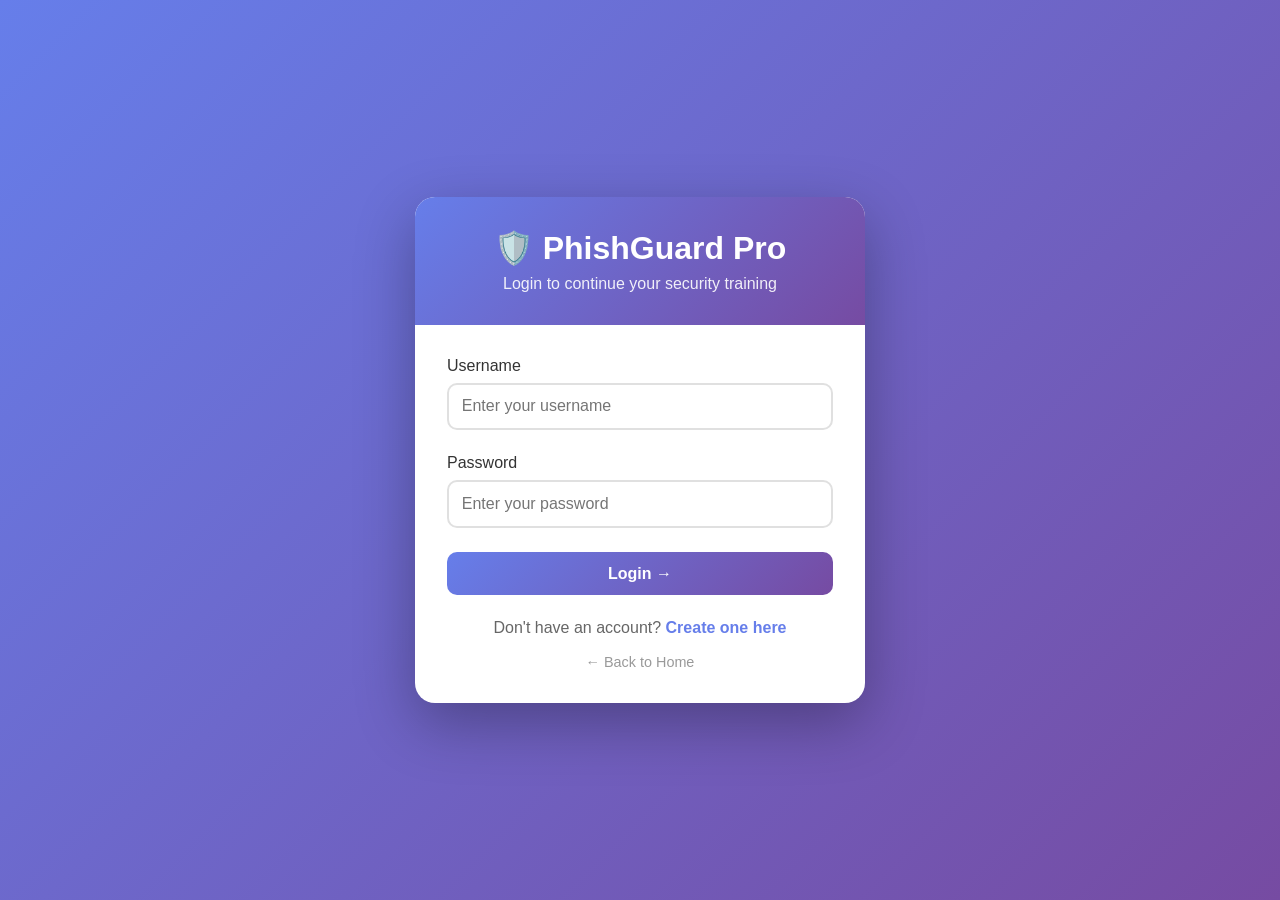
<file: CODE/login.html>
<!DOCTYPE html>
<html lang="en">
<head>
    <meta charset="UTF-8">
    <meta name="viewport" content="width=device-width, initial-scale=1.0">
    <title>Login - PhishGuard Pro</title>
    <style>
        * {
            margin: 0;
            padding: 0;
            box-sizing: border-box;
        }

        body {
            font-family: 'Segoe UI', Tahoma, Geneva, Verdana, sans-serif;
            background: linear-gradient(135deg, #667eea 0%, #764ba2 100%);
            min-height: 100vh;
            display: flex;
            align-items: center;
            justify-content: center;
            padding: 2rem;
        }

        .login-container {
            max-width: 450px;
            width: 100%;
            background: white;
            border-radius: 20px;
            box-shadow: 0 20px 60px rgba(0, 0, 0, 0.3);
            overflow: hidden;
            animation: slideUp 0.5s ease;
        }

        @keyframes slideUp {
            from {
                transform: translateY(50px);
                opacity: 0;
            }
            to {
                transform: translateY(0);
                opacity: 1;
            }
        }

        .login-header {
            background: linear-gradient(135deg, #667eea 0%, #764ba2 100%);
            color: white;
            padding: 2rem;
            text-align: center;
        }

        .login-header h1 {
            font-size: 2rem;
            margin-bottom: 0.5rem;
        }

        .login-header p {
            opacity: 0.9;
        }

        .login-body {
            padding: 2rem;
        }

        .form-group {
            margin-bottom: 1.5rem;
        }

        .form-group label {
            display: block;
            margin-bottom: 0.5rem;
            color: #333;
            font-weight: 500;
        }

        .form-group input {
            width: 100%;
            padding: 0.8rem;
            border: 2px solid #e0e0e0;
            border-radius: 10px;
            font-size: 1rem;
            transition: all 0.3s;
        }

        .form-group input:focus {
            outline: none;
            border-color: #667eea;
        }

        .btn-login {
            width: 100%;
            background: linear-gradient(135deg, #667eea 0%, #764ba2 100%);
            color: white;
            border: none;
            padding: 0.8rem;
            border-radius: 10px;
            font-size: 1rem;
            font-weight: bold;
            cursor: pointer;
            transition: transform 0.3s;
        }

        .btn-login:hover {
            transform: translateY(-2px);
        }

        .register-link {
            text-align: center;
            margin-top: 1.5rem;
            color: #666;
        }

        .register-link a {
            color: #667eea;
            text-decoration: none;
            font-weight: bold;
        }

        .register-link a:hover {
            text-decoration: underline;
        }

        .back-home {
            text-align: center;
            margin-top: 1rem;
        }

        .back-home a {
            color: #999;
            text-decoration: none;
            font-size: 0.9rem;
        }

        .back-home a:hover {
            color: #667eea;
        }

        .error-message {
            background: #f8d7da;
            color: #721c24;
            padding: 0.75rem;
            border-radius: 8px;
            margin-bottom: 1rem;
            display: none;
        }

        .success-message {
            background: #d4edda;
            color: #155724;
            padding: 0.75rem;
            border-radius: 8px;
            margin-bottom: 1rem;
            display: none;
        }
    </style>
</head>
<body>
    <div class="login-container">
        <div class="login-header">
            <h1>🛡️ PhishGuard Pro</h1>
            <p>Login to continue your security training</p>
        </div>
        <div class="login-body">
            <div id="errorMessage" class="error-message"></div>
            <div id="successMessage" class="success-message"></div>
            
            <div class="form-group">
                <label>Username</label>
                <input type="text" id="username" placeholder="Enter your username">
            </div>
            <div class="form-group">
                <label>Password</label>
                <input type="password" id="password" placeholder="Enter your password">
            </div>
            <button class="btn-login" onclick="login()">Login →</button>
            
            <div class="register-link">
                Don't have an account? <a href="#" onclick="showRegister()">Create one here</a>
            </div>
            <div class="back-home">
                <a href="/">← Back to Home</a>
            </div>
        </div>
    </div>

    <!-- Register Modal (inline for simplicity) -->
    <div id="registerModal" style="display: none; position: fixed; top: 0; left: 0; width: 100%; height: 100%; background: rgba(0,0,0,0.5); align-items: center; justify-content: center; z-index: 1000;">
        <div style="background: white; border-radius: 20px; max-width: 450px; width: 90%; padding: 2rem; animation: slideUp 0.3s ease;">
            <h2 style="margin-bottom: 1rem; color: #667eea;">Create Account</h2>
            <div id="registerError" class="error-message"></div>
            <div class="form-group">
                <label>Username</label>
                <input type="text" id="regUsername" placeholder="Choose a username (3-20 chars)">
            </div>
            <div class="form-group">
                <label>Email</label>
                <input type="email" id="regEmail" placeholder="Enter your email">
            </div>
            <div class="form-group">
                <label>Password</label>
                <input type="password" id="regPassword" placeholder="Choose a password (min 6 chars)">
            </div>
            <button class="btn-login" onclick="register()">Register →</button>
            <div class="register-link" style="margin-top: 1rem;">
                Already have an account? <a href="#" onclick="closeRegister()">Login here</a>
            </div>
            <div class="back-home">
                <a href="#" onclick="closeRegister()">Cancel</a>
            </div>
        </div>
    </div>

    <script>
        function showError(elementId, message) {
            const errorDiv = document.getElementById(elementId);
            errorDiv.innerHTML = message;
            errorDiv.style.display = 'block';
            setTimeout(() => {
                errorDiv.style.display = 'none';
            }, 5000);
        }

        function showSuccess(message) {
            const successDiv = document.getElementById('successMessage');
            successDiv.innerHTML = message;
            successDiv.style.display = 'block';
            setTimeout(() => {
                successDiv.style.display = 'none';
            }, 3000);
        }

        async function login() {
            const username = document.getElementById('username').value.trim();
            const password = document.getElementById('password').value;

            if (!username || !password) {
                showError('errorMessage', 'Please enter username and password');
                return;
            }

            try {
                const response = await fetch('/api/login', {
                    method: 'POST',
                    headers: { 'Content-Type': 'application/json' },
                    body: JSON.stringify({ username, password })
                });

                const data = await response.json();

                if (response.ok) {
                    showSuccess('Login successful! Redirecting...');
                    setTimeout(() => {
                        window.location.href = '/dashboard';
                    }, 1000);
                } else {
                    showError('errorMessage', data.error || 'Login failed');
                }
            } catch (error) {
                showError('errorMessage', 'Error connecting to server');
            }
        }

        function showRegister() {
            document.getElementById('registerModal').style.display = 'flex';
        }

        function closeRegister() {
            document.getElementById('registerModal').style.display = 'none';
            document.getElementById('regUsername').value = '';
            document.getElementById('regEmail').value = '';
            document.getElementById('regPassword').value = '';
        }

        async function register() {
            const username = document.getElementById('regUsername').value.trim();
            const email = document.getElementById('regEmail').value.trim();
            const password = document.getElementById('regPassword').value;

            if (!username || !email || !password) {
                showError('registerError', 'Please fill in all fields');
                return;
            }

            if (username.length < 3 || username.length > 20) {
                showError('registerError', 'Username must be 3-20 characters');
                return;
            }

            if (!/^[a-zA-Z0-9_]+$/.test(username)) {
                showError('registerError', 'Username can only contain letters, numbers, and underscore');
                return;
            }

            if (!/^[^\s@]+@[^\s@]+\.[^\s@]+$/.test(email)) {
                showError('registerError', 'Please enter a valid email address');
                return;
            }

            if (password.length < 6) {
                showError('registerError', 'Password must be at least 6 characters');
                return;
            }

            try {
                const response = await fetch('/api/register', {
                    method: 'POST',
                    headers: { 'Content-Type': 'application/json' },
                    body: JSON.stringify({ username, email, password })
                });

                const data = await response.json();

                if (response.ok) {
                    showSuccess('Registration successful! Redirecting to login...');
                    setTimeout(() => {
                        closeRegister();
                        document.getElementById('username').value = username;
                        showSuccess('Account created! You can now login.');
                    }, 1500);
                } else {
                    showError('registerError', data.error || 'Registration failed');
                }
            } catch (error) {
                showError('registerError', 'Error connecting to server');
            }
        }

        // Enter key support
        document.getElementById('password').addEventListener('keypress', function(e) {
            if (e.key === 'Enter') {
                login();
            }
        });
    </script>
</body>
</html>
</file>
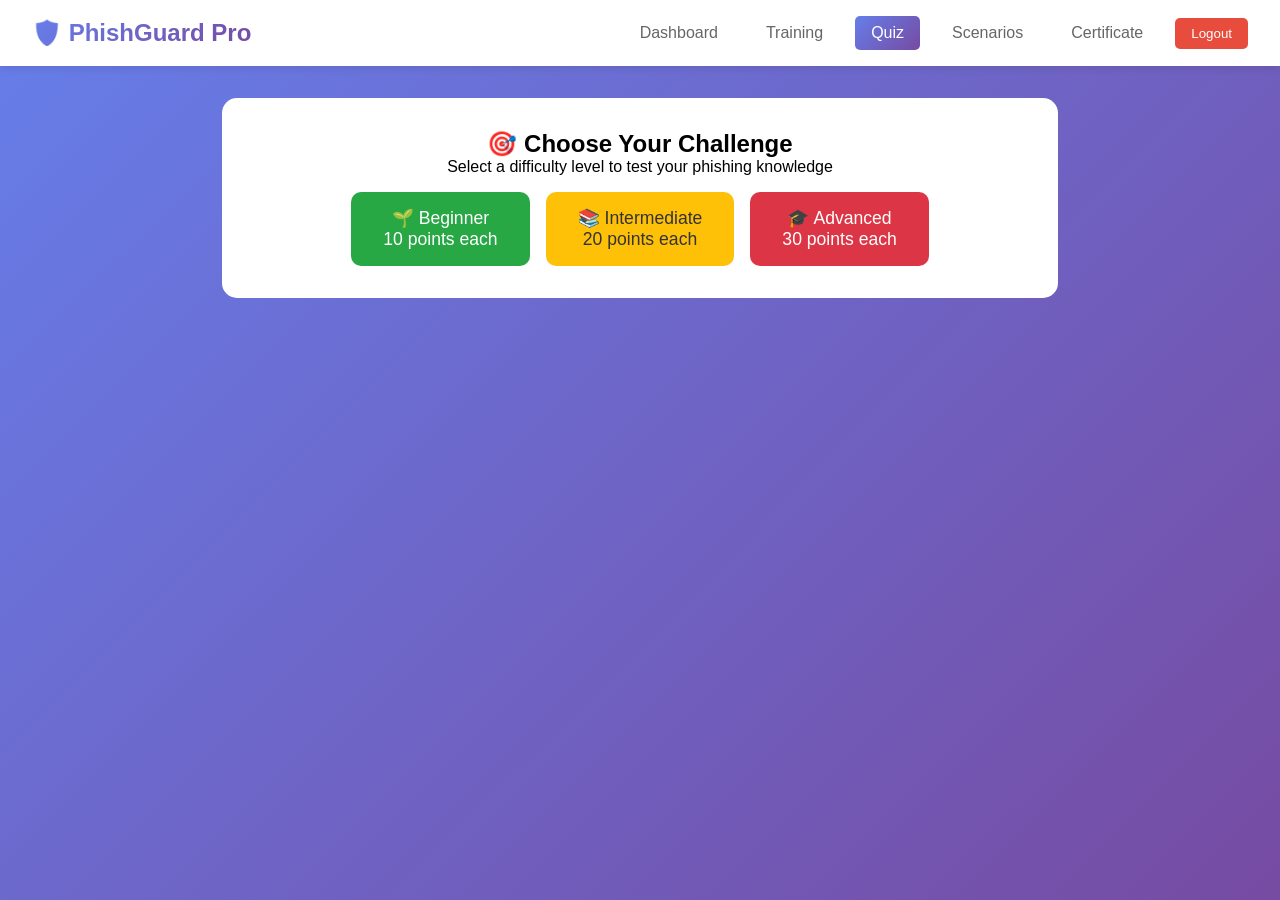
<file: CODE/quiz.html>
<!DOCTYPE html>
<html lang="en">
<head>
    <meta charset="UTF-8">
    <meta name="viewport" content="width=device-width, initial-scale=1.0">
    <title>Interactive Quiz - PhishGuard Pro</title>
    <style>
        * {
            margin: 0;
            padding: 0;
            box-sizing: border-box;
        }

        body {
            font-family: 'Segoe UI', Tahoma, Geneva, Verdana, sans-serif;
            background: linear-gradient(135deg, #667eea 0%, #764ba2 100%);
            min-height: 100vh;
        }

        .nav-bar {
            background: white;
            padding: 1rem 2rem;
            box-shadow: 0 2px 10px rgba(0,0,0,0.1);
            display: flex;
            justify-content: space-between;
            align-items: center;
        }

        .logo {
            font-size: 1.5rem;
            font-weight: bold;
            background: linear-gradient(135deg, #667eea 0%, #764ba2 100%);
            -webkit-background-clip: text;
            background-clip: text;
            color: transparent;
        }

        .nav-links {
            display: flex;
            gap: 1rem;
            align-items: center;
        }

        .nav-link {
            text-decoration: none;
            color: #666;
            padding: 0.5rem 1rem;
            border-radius: 5px;
            transition: background 0.3s;
        }

        .nav-link:hover {
            background: #f0f0f0;
        }

        .logout-btn {
            background: #e74c3c;
            color: white;
            border: none;
            padding: 0.5rem 1rem;
            border-radius: 5px;
            cursor: pointer;
        }

        .quiz-container {
            max-width: 900px;
            margin: 2rem auto;
            padding: 0 2rem;
        }

        .level-selector {
            background: white;
            border-radius: 15px;
            padding: 2rem;
            margin-bottom: 2rem;
            text-align: center;
        }

        .level-buttons {
            display: flex;
            gap: 1rem;
            justify-content: center;
            margin-top: 1rem;
        }

        .level-btn {
            padding: 1rem 2rem;
            font-size: 1.1rem;
            border: none;
            border-radius: 10px;
            cursor: pointer;
            transition: transform 0.3s;
        }

        .level-btn.beginner {
            background: #28a745;
            color: white;
        }

        .level-btn.intermediate {
            background: #ffc107;
            color: #333;
        }

        .level-btn.advanced {
            background: #dc3545;
            color: white;
        }

        .level-btn:hover {
            transform: translateY(-2px);
        }

        .quiz-card {
            background: white;
            border-radius: 15px;
            padding: 2rem;
            box-shadow: 0 10px 30px rgba(0,0,0,0.2);
            display: none;
        }

        .quiz-card.active {
            display: block;
            animation: slideIn 0.5s ease;
        }

        @keyframes slideIn {
            from {
                opacity: 0;
                transform: translateY(20px);
            }
            to {
                opacity: 1;
                transform: translateY(0);
            }
        }

        .question-header {
            display: flex;
            justify-content: space-between;
            margin-bottom: 2rem;
            padding-bottom: 1rem;
            border-bottom: 2px solid #e0e0e0;
        }

        .question-count {
            color: #667eea;
            font-weight: bold;
        }

        .question-text {
            font-size: 1.3rem;
            color: #333;
            margin-bottom: 2rem;
            line-height: 1.6;
        }

        .options {
            display: flex;
            flex-direction: column;
            gap: 1rem;
            margin-bottom: 2rem;
        }

        .option {
            display: flex;
            align-items: center;
            padding: 1rem;
            border: 2px solid #e0e0e0;
            border-radius: 10px;
            cursor: pointer;
            transition: all 0.3s;
        }

        .option:hover {
            border-color: #667eea;
            background: #f8f9fa;
        }

        .option.selected {
            border-color: #28a745;
            background: #d4edda;
        }

        .option-radio {
            margin-right: 1rem;
        }

        .option-text {
            flex: 1;
        }

        .quiz-controls {
            display: flex;
            justify-content: space-between;
            margin-top: 2rem;
        }

        .nav-btn {
            padding: 0.75rem 1.5rem;
            border: none;
            border-radius: 8px;
            cursor: pointer;
            font-size: 1rem;
            transition: transform 0.3s;
        }

        .nav-btn.prev {
            background: #6c757d;
            color: white;
        }

        .nav-btn.next {
            background: #667eea;
            color: white;
        }

        .nav-btn.submit {
            background: #28a745;
            color: white;
        }

        .nav-btn:hover {
            transform: translateY(-2px);
        }

        .results-card {
            background: white;
            border-radius: 15px;
            padding: 2rem;
            text-align: center;
            display: none;
        }

        .results-card.active {
            display: block;
            animation: slideIn 0.5s ease;
        }

        .score-circle {
            width: 150px;
            height: 150px;
            border-radius: 50%;
            background: linear-gradient(135deg, #667eea 0%, #764ba2 100%);
            margin: 2rem auto;
            display: flex;
            align-items: center;
            justify-content: center;
            color: white;
            font-size: 2rem;
            font-weight: bold;
        }

        .feedback-item {
            background: #f8f9fa;
            padding: 1rem;
            margin: 1rem 0;
            border-radius: 10px;
            text-align: left;
        }

        .feedback-correct {
            border-left: 4px solid #28a745;
        }

        .feedback-incorrect {
            border-left: 4px solid #dc3545;
        }

        .points-earned {
            font-size: 1.2rem;
            color: #28a745;
            font-weight: bold;
            margin: 1rem 0;
        }

        .loading {
            text-align: center;
            padding: 2rem;
            color: white;
        }

        @media (max-width: 768px) {
            .quiz-container {
                padding: 0 1rem;
            }
            
            .level-buttons {
                flex-direction: column;
            }
            
            .question-text {
                font-size: 1.1rem;
            }
        }
    </style>
</head>
<body>
    <div class="nav-bar">
        <div class="logo">🛡️ PhishGuard Pro</div>
        <div class="nav-links">
            <a href="/dashboard" class="nav-link">Dashboard</a>
            <a href="/training" class="nav-link">Training</a>
            <a href="/quiz" class="nav-link" style="background: linear-gradient(135deg, #667eea 0%, #764ba2 100%); color: white;">Quiz</a>
            <a href="/scenarios" class="nav-link">Scenarios</a>
            <a href="/certificate" class="nav-link">Certificate</a>
            <button class="logout-btn" onclick="logout()">Logout</button>
        </div>
    </div>

    <div class="quiz-container">
        <div class="level-selector" id="levelSelector">
            <h2>🎯 Choose Your Challenge</h2>
            <p>Select a difficulty level to test your phishing knowledge</p>
            <div class="level-buttons">
                <button class="level-btn beginner" onclick="startQuiz('beginner')">🌱 Beginner<br>10 points each</button>
                <button class="level-btn intermediate" onclick="startQuiz('intermediate')">📚 Intermediate<br>20 points each</button>
                <button class="level-btn advanced" onclick="startQuiz('advanced')">🎓 Advanced<br>30 points each</button>
            </div>
        </div>

        <div class="quiz-card" id="quizCard">
            <div class="question-header">
                <span class="question-count" id="questionCount">Question 1 of 0</span>
                <span id="pointsDisplay">Points: 0</span>
            </div>
            <div class="question-text" id="questionText"></div>
            <div class="options" id="optionsContainer"></div>
            <div class="quiz-controls">
                <button class="nav-btn prev" onclick="previousQuestion()" id="prevBtn" style="display: none;">← Previous</button>
                <button class="nav-btn next" onclick="nextQuestion()" id="nextBtn">Next →</button>
                <button class="nav-btn submit" onclick="submitQuiz()" id="submitBtn" style="display: none;">Submit Quiz</button>
            </div>
        </div>

        <div class="results-card" id="resultsCard">
            <h2>🎉 Quiz Results 🎉</h2>
            <div class="score-circle" id="scoreCircle">0%</div>
            <div id="resultsContent"></div>
            <button class="nav-btn" onclick="resetQuiz()" style="margin-top: 1rem;">Take Another Quiz</button>
        </div>
    </div>

    <script>
        let currentLevel = null;
        let currentQuestions = [];
        let currentIndex = 0;
        let userAnswers = {};
        let quizData = null;

        async function startQuiz(level) {
            currentLevel = level;
            currentIndex = 0;
            userAnswers = {};
            
            try {
                const response = await fetch('/api/quiz/take', {
                    method: 'POST',
                    headers: { 'Content-Type': 'application/json' },
                    body: JSON.stringify({ level: level })
                });
                
                if (response.ok) {
                    quizData = await response.json();
                    currentQuestions = quizData.questions;
                    
                    document.getElementById('levelSelector').style.display = 'none';
                    document.getElementById('quizCard').classList.add('active');
                    document.getElementById('resultsCard').classList.remove('active');
                    
                    displayQuestion();
                } else if (response.status === 401) {
                    window.location.href = '/';
                } else {
                    alert('Failed to load quiz');
                }
            } catch (error) {
                alert('Error loading quiz');
            }
        }
        
        function displayQuestion() {
            const question = currentQuestions[currentIndex];
            document.getElementById('questionCount').innerHTML = `Question ${currentIndex + 1} of ${currentQuestions.length}`;
            document.getElementById('questionText').innerHTML = question.question;
            
            const optionsContainer = document.getElementById('optionsContainer');
            optionsContainer.innerHTML = '';
            
            question.options.forEach((option, idx) => {
                const optionDiv = document.createElement('div');
                optionDiv.className = 'option';
                if (userAnswers[question.id] === idx) {
                    optionDiv.classList.add('selected');
                }
                
                optionDiv.innerHTML = `
                    <input type="radio" name="option" value="${idx}" class="option-radio" ${userAnswers[question.id] === idx ? 'checked' : ''}>
                    <span class="option-text">${option}</span>
                `;
                
                optionDiv.onclick = () => selectOption(question.id, idx);
                optionsContainer.appendChild(optionDiv);
            });
            
            // Update navigation buttons
            document.getElementById('prevBtn').style.display = currentIndex > 0 ? 'block' : 'none';
            document.getElementById('nextBtn').style.display = currentIndex < currentQuestions.length - 1 ? 'block' : 'none';
            document.getElementById('submitBtn').style.display = currentIndex === currentQuestions.length - 1 ? 'block' : 'none';
        }
        
        function selectOption(questionId, optionIndex) {
            userAnswers[questionId] = optionIndex;
            displayQuestion(); // Refresh to show selected state
        }
        
        function nextQuestion() {
            if (currentIndex < currentQuestions.length - 1) {
                currentIndex++;
                displayQuestion();
            }
        }
        
        function previousQuestion() {
            if (currentIndex > 0) {
                currentIndex--;
                displayQuestion();
            }
        }
        
        async function submitQuiz() {
            // Check if all questions are answered
            if (Object.keys(userAnswers).length !== currentQuestions.length) {
                alert(`Please answer all ${currentQuestions.length} questions before submitting.`);
                return;
            }
            
            try {
                const response = await fetch('/api/quiz/submit', {
                    method: 'POST',
                    headers: { 'Content-Type': 'application/json' },
                    body: JSON.stringify({
                        level: currentLevel,
                        answers: userAnswers
                    })
                });
                
                if (response.ok) {
                    const results = await response.json();
                    displayResults(results);
                } else {
                    alert('Failed to submit quiz');
                }
            } catch (error) {
                alert('Error submitting quiz');
            }
        }
        
        function displayResults(results) {
            document.getElementById('quizCard').classList.remove('active');
            document.getElementById('resultsCard').classList.add('active');
            
            const percentage = Math.round(results.percentage);
            const scoreCircle = document.getElementById('scoreCircle');
            scoreCircle.innerHTML = `${percentage}%`;
            
            if (percentage >= 80) {
                scoreCircle.style.background = 'linear-gradient(135deg, #28a745 0%, #20c997 100%)';
            } else if (percentage >= 60) {
                scoreCircle.style.background = 'linear-gradient(135deg, #ffc107 0%, #ff9800 100%)';
            } else {
                scoreCircle.style.background = 'linear-gradient(135deg, #dc3545 0%, #c82333 100%)';
            }
            
            let resultsHtml = `
                <div class="points-earned">🎯 Score: ${results.score}/${results.total}</div>
                <div class="points-earned">⭐ Points Earned: ${results.points_earned}</div>
                <div class="points-earned">🏆 Total Points: ${results.total_points}</div>
                <h3 style="margin: 2rem 0 1rem 0;">Detailed Feedback:</h3>
            `;
            
            results.results.forEach((result, idx) => {
                resultsHtml += `
                    <div class="feedback-item ${result.is_correct ? 'feedback-correct' : 'feedback-incorrect'}">
                        <strong>Question ${idx + 1}: ${result.question}</strong><br>
                        Your answer: ${result.selected}<br>
                        ${!result.is_correct ? `Correct answer: ${result.correct}<br>` : ''}
                        <em>${result.explanation}</em>
                    </div>
                `;
            });
            
            if (results.quiz_completed) {
                resultsHtml += `
                    <div class="success-box" style="background: #d4edda; padding: 1rem; border-radius: 10px; margin-top: 1rem;">
                        🎉 Congratulations! You've completed all quizzes! 🎉<br>
                        Visit the Certificate page to claim your achievement!
                    </div>
                `;
            }
            
            document.getElementById('resultsContent').innerHTML = resultsHtml;
        }
        
        function resetQuiz() {
            document.getElementById('levelSelector').style.display = 'block';
            document.getElementById('quizCard').classList.remove('active');
            document.getElementById('resultsCard').classList.remove('active');
            currentLevel = null;
            currentQuestions = [];
            userAnswers = {};
        }
        
        async function logout() {
            await fetch('/api/logout', { method: 'POST' });
            window.location.href = '/';
        }
    </script>
</body>
</html>
</file>
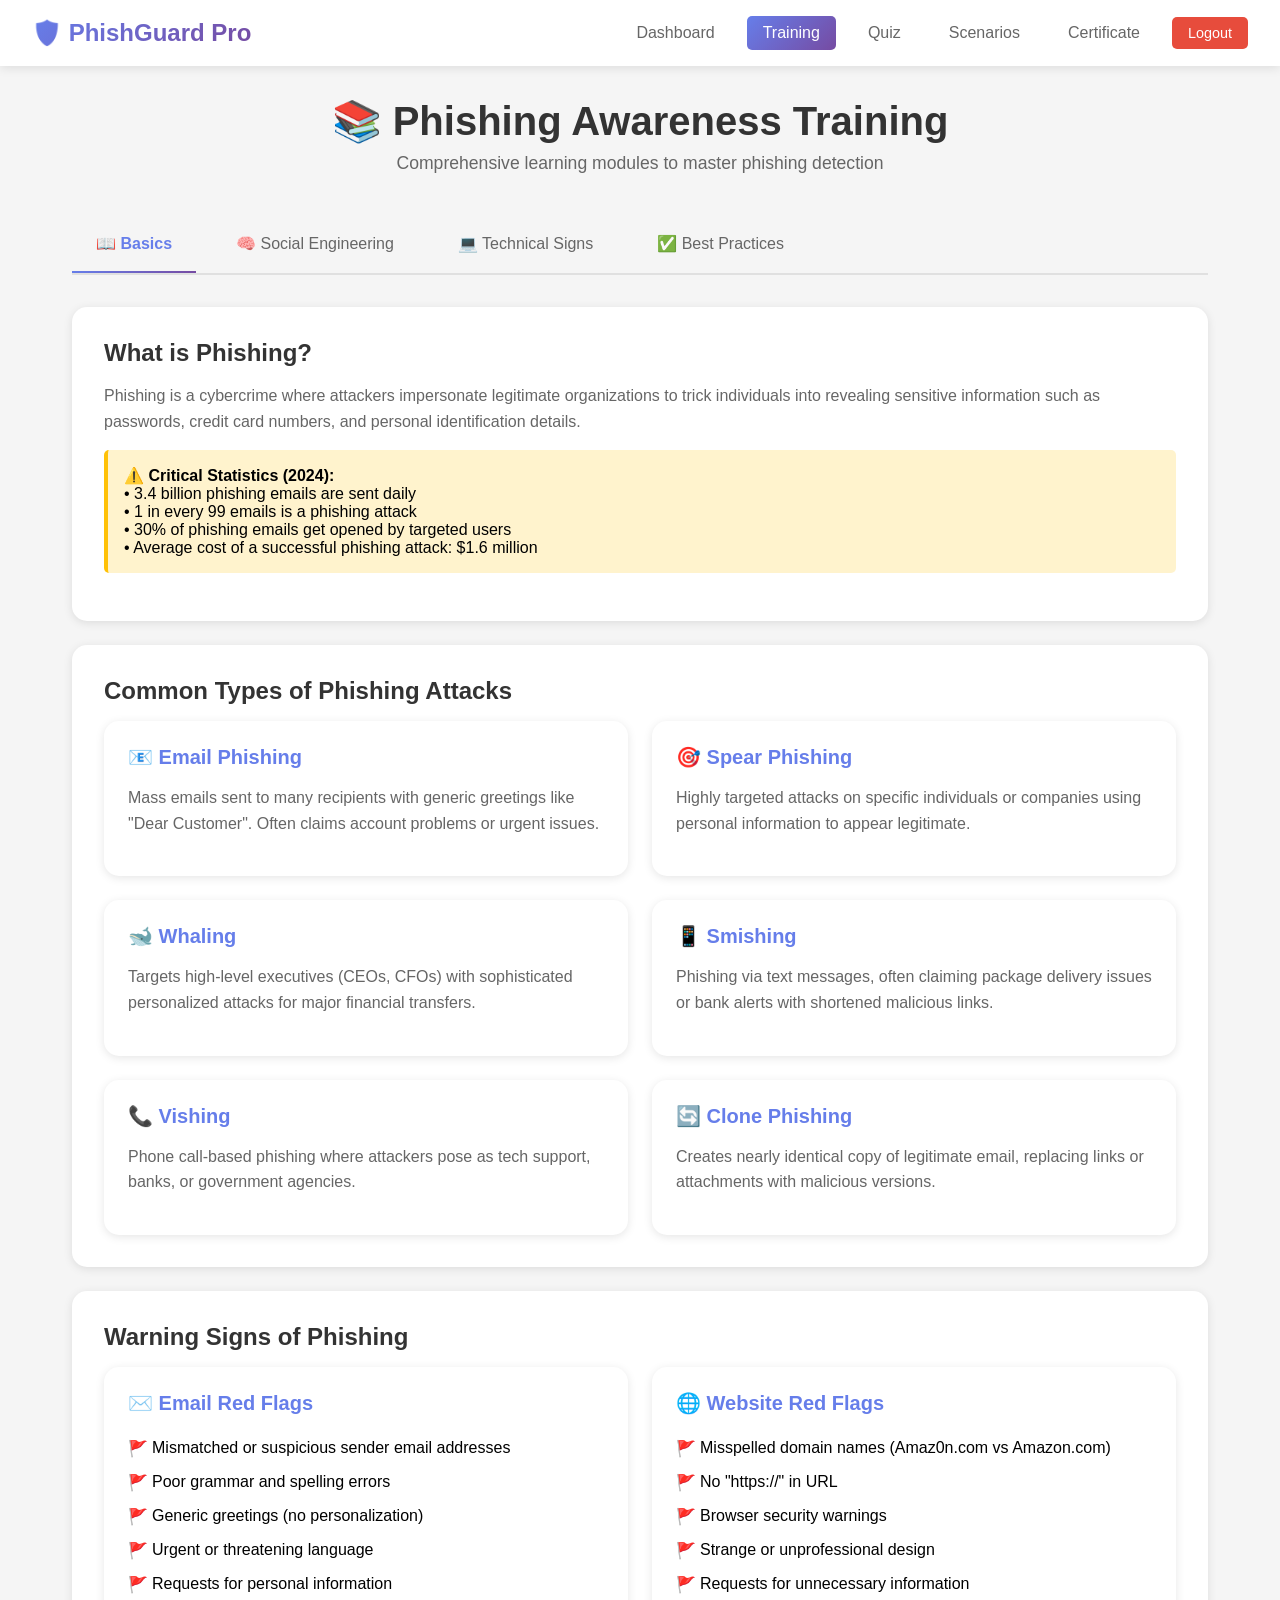
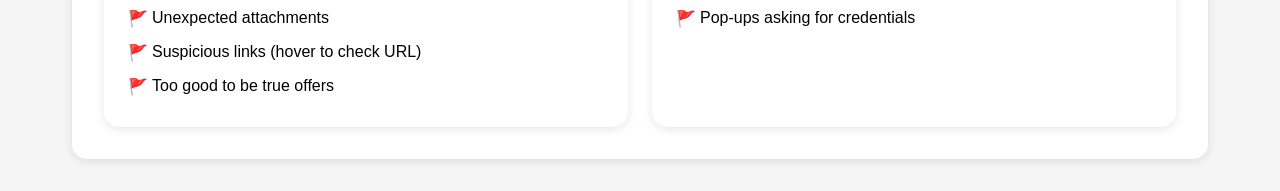
<file: CODE/training.html>
<!DOCTYPE html>
<html lang="en">
<head>
    <meta charset="UTF-8">
    <meta name="viewport" content="width=device-width, initial-scale=1.0">
    <title>Training Center - PhishGuard Pro</title>
    <style>
        * {
            margin: 0;
            padding: 0;
            box-sizing: border-box;
        }

        body {
            font-family: 'Segoe UI', Tahoma, Geneva, Verdana, sans-serif;
            background: #f5f5f5;
        }

        /* Navigation */
        .nav-bar {
            background: white;
            padding: 1rem 2rem;
            box-shadow: 0 2px 10px rgba(0,0,0,0.1);
            display: flex;
            justify-content: space-between;
            align-items: center;
            position: sticky;
            top: 0;
            z-index: 100;
        }

        .logo {
            font-size: 1.5rem;
            font-weight: bold;
            background: linear-gradient(135deg, #667eea 0%, #764ba2 100%);
            -webkit-background-clip: text;
            background-clip: text;
            color: transparent;
        }

        .nav-links {
            display: flex;
            gap: 1rem;
            align-items: center;
        }

        .nav-link {
            text-decoration: none;
            color: #666;
            padding: 0.5rem 1rem;
            border-radius: 5px;
            transition: background 0.3s;
        }

        .nav-link:hover {
            background: #f0f0f0;
        }

        .nav-link.active {
            background: linear-gradient(135deg, #667eea 0%, #764ba2 100%);
            color: white;
        }

        .logout-btn {
            background: #e74c3c;
            color: white;
            border: none;
            padding: 0.5rem 1rem;
            border-radius: 5px;
            cursor: pointer;
            font-size: 0.9rem;
        }

        /* Main Container */
        .training-container {
            max-width: 1200px;
            margin: 2rem auto;
            padding: 0 2rem;
        }

        /* Header */
        .training-header {
            text-align: center;
            margin-bottom: 3rem;
        }

        .training-header h1 {
            font-size: 2.5rem;
            color: #333;
            margin-bottom: 0.5rem;
        }

        .training-header p {
            color: #666;
            font-size: 1.1rem;
        }

        /* Tabs */
        .tabs {
            display: flex;
            gap: 1rem;
            margin-bottom: 2rem;
            border-bottom: 2px solid #e0e0e0;
            padding-bottom: 0.5rem;
        }

        .tab {
            padding: 0.75rem 1.5rem;
            cursor: pointer;
            border: none;
            background: none;
            font-size: 1rem;
            color: #666;
            transition: all 0.3s;
            position: relative;
        }

        .tab:hover {
            color: #667eea;
        }

        .tab.active {
            color: #667eea;
            font-weight: bold;
        }

        .tab.active::after {
            content: '';
            position: absolute;
            bottom: -0.53rem;
            left: 0;
            right: 0;
            height: 2px;
            background: linear-gradient(135deg, #667eea 0%, #764ba2 100%);
        }

        /* Content Sections */
        .tab-content {
            display: none;
            animation: fadeIn 0.5s ease;
        }

        .tab-content.active {
            display: block;
        }

        @keyframes fadeIn {
            from { opacity: 0; transform: translateY(10px); }
            to { opacity: 1; transform: translateY(0); }
        }

        /* Cards */
        .cards-grid {
            display: grid;
            grid-template-columns: repeat(auto-fit, minmax(350px, 1fr));
            gap: 1.5rem;
            margin-top: 1rem;
        }

        .card {
            background: white;
            border-radius: 15px;
            padding: 1.5rem;
            box-shadow: 0 2px 10px rgba(0,0,0,0.1);
            transition: transform 0.3s, box-shadow 0.3s;
        }

        .card:hover {
            transform: translateY(-3px);
            box-shadow: 0 5px 20px rgba(0,0,0,0.15);
        }

        .card-title {
            font-size: 1.25rem;
            font-weight: bold;
            color: #667eea;
            margin-bottom: 1rem;
            display: flex;
            align-items: center;
            gap: 0.5rem;
        }

        .card-description {
            color: #666;
            line-height: 1.6;
            margin-bottom: 1rem;
        }

        /* Educational Content */
        .content-block {
            background: white;
            border-radius: 15px;
            padding: 2rem;
            margin-bottom: 1.5rem;
            box-shadow: 0 2px 10px rgba(0,0,0,0.1);
        }

        .content-block h2 {
            color: #333;
            margin-bottom: 1rem;
            font-size: 1.5rem;
        }

        .content-block h3 {
            color: #667eea;
            margin: 1rem 0 0.5rem 0;
        }

        .content-block p {
            color: #666;
            line-height: 1.6;
            margin-bottom: 1rem;
        }

        .warning-box {
            background: #fff3cd;
            border-left: 4px solid #ffc107;
            padding: 1rem;
            margin: 1rem 0;
            border-radius: 5px;
        }

        .success-box {
            background: #d4edda;
            border-left: 4px solid #28a745;
            padding: 1rem;
            margin: 1rem 0;
            border-radius: 5px;
        }

        .info-box {
            background: #d1ecf1;
            border-left: 4px solid #17a2b8;
            padding: 1rem;
            margin: 1rem 0;
            border-radius: 5px;
        }

        .red-flag-list {
            list-style: none;
            padding-left: 0;
        }

        .red-flag-list li {
            padding: 0.5rem 0;
            padding-left: 1.5rem;
            position: relative;
        }

        .red-flag-list li:before {
            content: "🚩";
            position: absolute;
            left: 0;
        }

        .best-practice-item {
            background: #f8f9fa;
            padding: 1rem;
            margin: 0.5rem 0;
            border-radius: 10px;
            border-left: 3px solid #28a745;
        }

        .best-practice-title {
            font-weight: bold;
            color: #28a745;
            margin-bottom: 0.5rem;
        }

        /* Video Placeholder */
        .video-placeholder {
            background: linear-gradient(135deg, #667eea 0%, #764ba2 100%);
            border-radius: 10px;
            padding: 3rem;
            text-align: center;
            color: white;
            margin: 1rem 0;
        }

        /* Responsive */
        @media (max-width: 768px) {
            .training-container {
                padding: 0 1rem;
            }
            
            .cards-grid {
                grid-template-columns: 1fr;
            }
            
            .tabs {
                overflow-x: auto;
            }
            
            .nav-links {
                gap: 0.5rem;
            }
            
            .nav-link {
                padding: 0.5rem;
                font-size: 0.9rem;
            }
        }
    </style>
</head>
<body>
    <div class="nav-bar">
        <div class="logo">🛡️ PhishGuard Pro</div>
        <div class="nav-links">
            <a href="/dashboard" class="nav-link">Dashboard</a>
            <a href="/training" class="nav-link active">Training</a>
            <a href="/quiz" class="nav-link">Quiz</a>
            <a href="/scenarios" class="nav-link">Scenarios</a>
            <a href="/certificate" class="nav-link">Certificate</a>
            <button class="logout-btn" onclick="logout()">Logout</button>
        </div>
    </div>

    <div class="training-container">
        <div class="training-header">
            <h1>📚 Phishing Awareness Training</h1>
            <p>Comprehensive learning modules to master phishing detection</p>
        </div>

        <div class="tabs">
            <button class="tab active" onclick="showTab('basics')">📖 Basics</button>
            <button class="tab" onclick="showTab('social')">🧠 Social Engineering</button>
            <button class="tab" onclick="showTab('technical')">💻 Technical Signs</button>
            <button class="tab" onclick="showTab('bestpractices')">✅ Best Practices</button>
        </div>

        <!-- Basics Tab -->
        <div id="basics" class="tab-content active">
            <div class="content-block">
                <h2>What is Phishing?</h2>
                <p>Phishing is a cybercrime where attackers impersonate legitimate organizations to trick individuals into revealing sensitive information such as passwords, credit card numbers, and personal identification details.</p>
                
                <div class="warning-box">
                    <strong>⚠️ Critical Statistics (2024):</strong><br>
                    • 3.4 billion phishing emails are sent daily<br>
                    • 1 in every 99 emails is a phishing attack<br>
                    • 30% of phishing emails get opened by targeted users<br>
                    • Average cost of a successful phishing attack: $1.6 million
                </div>
            </div>

            <div class="content-block">
                <h2>Common Types of Phishing Attacks</h2>
                <div class="cards-grid">
                    <div class="card">
                        <div class="card-title">📧 Email Phishing</div>
                        <div class="card-description">Mass emails sent to many recipients with generic greetings like "Dear Customer". Often claims account problems or urgent issues.</div>
                    </div>
                    <div class="card">
                        <div class="card-title">🎯 Spear Phishing</div>
                        <div class="card-description">Highly targeted attacks on specific individuals or companies using personal information to appear legitimate.</div>
                    </div>
                    <div class="card">
                        <div class="card-title">🐋 Whaling</div>
                        <div class="card-description">Targets high-level executives (CEOs, CFOs) with sophisticated personalized attacks for major financial transfers.</div>
                    </div>
                    <div class="card">
                        <div class="card-title">📱 Smishing</div>
                        <div class="card-description">Phishing via text messages, often claiming package delivery issues or bank alerts with shortened malicious links.</div>
                    </div>
                    <div class="card">
                        <div class="card-title">📞 Vishing</div>
                        <div class="card-description">Phone call-based phishing where attackers pose as tech support, banks, or government agencies.</div>
                    </div>
                    <div class="card">
                        <div class="card-title">🔄 Clone Phishing</div>
                        <div class="card-description">Creates nearly identical copy of legitimate email, replacing links or attachments with malicious versions.</div>
                    </div>
                </div>
            </div>

            <div class="content-block">
                <h2>Warning Signs of Phishing</h2>
                <div class="cards-grid">
                    <div class="card">
                        <div class="card-title">✉️ Email Red Flags</div>
                        <ul class="red-flag-list">
                            <li>Mismatched or suspicious sender email addresses</li>
                            <li>Poor grammar and spelling errors</li>
                            <li>Generic greetings (no personalization)</li>
                            <li>Urgent or threatening language</li>
                            <li>Requests for personal information</li>
                            <li>Unexpected attachments</li>
                            <li>Suspicious links (hover to check URL)</li>
                            <li>Too good to be true offers</li>
                        </ul>
                    </div>
                    <div class="card">
                        <div class="card-title">🌐 Website Red Flags</div>
                        <ul class="red-flag-list">
                            <li>Misspelled domain names (Amaz0n.com vs Amazon.com)</li>
                            <li>No "https://" in URL</li>
                            <li>Browser security warnings</li>
                            <li>Strange or unprofessional design</li>
                            <li>Requests for unnecessary information</li>
                            <li>Pop-ups asking for credentials</li>
                        </ul>
                    </div>
                </div>
            </div>
        </div>

        <!-- Social Engineering Tab -->
        <div id="social" class="tab-content">
            <div class="content-block">
                <h2>Understanding Social Engineering</h2>
                <p>Social engineering is the psychological manipulation of people to perform actions or divulge confidential information. It's often more effective than technical hacking because it exploits human nature.</p>
                
                <div class="info-box">
                    <strong>🧠 Key Insight:</strong> Social engineers exploit trust, fear, greed, and helpfulness. They don't hack systems - they hack people.
                </div>
            </div>

            <div class="content-block">
                <h2>Common Social Engineering Tactics</h2>
                <div class="cards-grid">
                    <div class="card">
                        <div class="card-title">🎭 Pretexting</div>
                        <div class="card-description">Attacker creates a fabricated scenario (pretext) to steal information. Example: Fake survey, contest, or job offer.</div>
                    </div>
                    <div class="card">
                        <div class="card-title">🍯 Baiting</div>
                        <div class="card-description">Promises something enticing to victims. Example: "Free movie download" containing malware or USB drives left in parking lots.</div>
                    </div>
                    <div class="card">
                        <div class="card-title">🚪 Tailgating</div>
                        <div class="card-description">Following authorized person into secure area, often dressed as delivery person or maintenance worker.</div>
                    </div>
                    <div class="card">
                        <div class="card-title">🔄 Quid Pro Quo</div>
                        <div class="card-description">Offers service or benefit in exchange for information. Example: "IT Support" offering help in exchange for password.</div>
                    </div>
                    <div class="card">
                        <div class="card-title">😠 Anger Bait</div>
                        <div class="card-description">Provokes emotional response to override logic. Fake complaints, violations, or urgent legal threats.</div>
                    </div>
                    <div class="card">
                        <div class="card-title">⏰ Scarcity</div>
                        <div class="card-description">Creates false sense of limited availability. "Only 2 spots left!" or "Exclusive offer expires today" triggering FOMO.</div>
                    </div>
                </div>
            </div>

            <div class="content-block">
                <h2>Real Social Engineering Examples</h2>
                <div class="warning-box">
                    <strong>🎭 Example 1: The Helpful Hacker</strong><br>
                    "Hi, I'm from IT. We noticed unusual activity on your account. Can you verify your password so we can secure it?"<br>
                    <em>Why it works: Creates urgency and offers help, making victims lower their guard.</em>
                </div>
                <div class="warning-box">
                    <strong>👔 Example 2: The Authority Figure</strong><br>
                    "This is Director Smith. I need you to wire $50,000 to this account immediately for an emergency acquisition."<br>
                    <em>Why it works: Exploits respect for authority and fear of disobeying superiors.</em>
                </div>
                <div class="warning-box">
                    <strong>💔 Example 3: The Romantic Scam</strong><br>
                    Building online relationship over months before requesting money for "emergency" like medical bills or travel expenses.<br>
                    <em>Why it works: Uses emotional connection and trust developed over time.</em>
                </div>
            </div>

            <div class="content-block">
                <h2>Protecting Against Social Engineering</h2>
                <div class="success-box">
                    <strong>🛡️ Defense Strategies:</strong><br>
                    • Always verify identity through official channels<br>
                    • Be skeptical of unsolicited requests<br>
                    • Don't let urgency override caution<br>
                    • Never share passwords or MFA codes<br>
                    • Verify financial requests in person or by known phone number<br>
                    • Question requests that bypass normal procedures<br>
                    • Trust your instincts - if something feels wrong, it probably is
                </div>
            </div>
        </div>

        <!-- Technical Signs Tab -->
        <div id="technical" class="tab-content">
            <div class="content-block">
                <h2>Technical Indicators of Phishing</h2>
                <div class="cards-grid">
                    <div class="card">
                        <div class="card-title">🔗 URL Analysis</div>
                        <div class="card-description">
                            <strong>What to check:</strong><br>
                            • Hover over links to see actual URL<br>
                            • Look for misspellings (rnicrosoft.com)<br>
                            • Check for extra subdomains<br>
                            • Verify HTTPS but don't trust it blindly<br>
                            • Watch for URL shorteners (bit.ly, goo.gl)
                        </div>
                    </div>
                    <div class="card">
                        <div class="card-title">📧 Email Headers</div>
                        <div class="card-description">
                            <strong>What to examine:</strong><br>
                            • Return-Path vs From address<br>
                            • SPF/DKIM authentication results<br>
                            • Received from servers (check origin)<br>
                            • Reply-To address mismatch<br>
                            • Date/time stamps for anomalies
                        </div>
                    </div>
                    <div class="card">
                        <div class="card-title">📎 Attachment Safety</div>
                        <div class="card-description">
                            <strong>Dangerous extensions:</strong><br>
                            • .exe, .scr, .bat (executables)<br>
                            • .docm, .xlsm (macro-enabled)<br>
                            • .js, .vbs (scripts)<br>
                            • .zip, .rar (compressed archives)<br>
                            <em>Always scan attachments before opening!</em>
                        </div>
                    </div>
                </div>
            </div>

            <div class="content-block">
                <h2>Interactive Email Inspector Exercise</h2>
                <div class="video-placeholder">
                    <h3>📧 Analyze This Suspicious Email</h3>
                    <div style="background: white; color: #333; padding: 1rem; border-radius: 10px; text-align: left; margin-top: 1rem;">
                        <strong>From:</strong> security@paypa1.com<br>
                        <strong>To:</strong> your@email.com<br>
                        <strong>Subject:</strong> ⚠️ URGENT: Account Suspension Notice ⚠️<br><br>
                        Dear Valued Customer,<br><br>
                        We have detected unusual activity on your PayPal account. To prevent permanent suspension, you must verify your account immediately.<br><br>
                        Click here to verify: http://paypal-verify.secure-login.com/verify<br><br>
                        Failure to verify within 24 hours will result in account termination.<br><br>
                        PayPal Security Team
                    </div>
                    <button onclick="checkEmailAnalysis()" style="margin-top: 1rem; padding: 0.5rem 1rem; background: white; color: #667eea; border: none; border-radius: 5px; cursor: pointer;">Check My Analysis</button>
                </div>
            </div>
        </div>

        <!-- Best Practices Tab -->
        <div id="bestpractices" class="tab-content">
            <div class="content-block">
                <h2>Security Best Practices</h2>
                <div class="cards-grid">
                    <div class="card">
                        <div class="card-title">📧 Email Security</div>
                        <div class="best-practice-item">
                            <div class="best-practice-title">✓ Check sender email addresses carefully</div>
                            <div>Look for misspellings or slight variations in domain names</div>
                        </div>
                        <div class="best-practice-item">
                            <div class="best-practice-title">✓ Hover before you click</div>
                            <div>Mouse over links to see the actual URL before clicking</div>
                        </div>
                        <div class="best-practice-item">
                            <div class="best-practice-title">✓ Verify unexpected attachments</div>
                            <div>Contact sender through different channel before opening</div>
                        </div>
                        <div class="best-practice-item">
                            <div class="best-practice-title">✓ Enable email filtering</div>
                            <div>Use spam filters and anti-phishing features</div>
                        </div>
                    </div>
                    <div class="card">
                        <div class="card-title">🌐 Browser Security</div>
                        <div class="best-practice-item">
                            <div class="best-practice-title">✓ Check for HTTPS</div>
                            <div>Look for padlock icon before entering sensitive information</div>
                        </div>
                        <div class="best-practice-item">
                            <div class="best-practice-title">✓ Use password managers</div>
                            <div>They won't auto-fill on fake websites</div>
                        </div>
                        <div class="best-practice-item">
                            <div class="best-practice-title">✓ Enable 2FA</div>
                            <div>Two-factor authentication adds critical protection layer</div>
                        </div>
                        <div class="best-practice-item">
                            <div class="best-practice-title">✓ Keep software updated</div>
                            <div>Browser and security updates include protection against known threats</div>
                        </div>
                    </div>
                    <div class="card">
                        <div class="card-title">🔐 General Awareness</div>
                        <div class="best-practice-item">
                            <div class="best-practice-title">✓ Be skeptical by default</div>
                            <div>Question unsolicited requests for information</div>
                        </div>
                        <div class="best-practice-item">
                            <div class="best-practice-title">✓ Verify through official channels</div>
                            <div>Use known phone numbers, not those provided in suspicious messages</div>
                        </div>
                        <div class="best-practice-item">
                            <div class="best-practice-title">✓ Trust your instincts</div>
                            <div>If something feels wrong, it probably is</div>
                        </div>
                        <div class="best-practice-item">
                            <div class="best-practice-title">✓ Regular security training</div>
                            <div>Stay updated on latest phishing techniques</div>
                        </div>
                    </div>
                </div>
            </div>

            <div class="content-block">
                <h2>Proactive Security Measures</h2>
                <div class="info-box">
                    <strong>📱 Mobile Security:</strong><br>
                    Install updates promptly, review app permissions, avoid sideloading apps, use mobile security apps
                </div>
                <div class="info-box">
                    <strong>💼 Workplace Security:</strong><br>
                    Follow security policies, report incidents immediately, attend security training, use company VPN
                </div>
                <div class="info-box">
                    <strong>🏠 Home Security:</strong><br>
                    Secure home Wi-Fi, be cautious on public networks, use VPN for sensitive activities, update router firmware
                </div>
                <div class="info-box">
                    <strong>🔑 Password Management:</strong><br>
                    Use unique passwords for each account, change passwords after breaches, use passphrases instead of simple passwords
                </div>
            </div>
        </div>
    </div>

    <script>
        function showTab(tabId) {
            // Hide all tabs
            document.querySelectorAll('.tab-content').forEach(tab => {
                tab.classList.remove('active');
            });
            
            // Remove active class from all tab buttons
            document.querySelectorAll('.tab').forEach(btn => {
                btn.classList.remove('active');
            });
            
            // Show selected tab
            document.getElementById(tabId).classList.add('active');
            
            // Add active class to clicked button
            event.target.classList.add('active');
        }
        
        function checkEmailAnalysis() {
            alert("Email Analysis:\n\nRed flags identified:\n" +
                  "✓ Suspicious sender email (paypa1.com instead of paypal.com)\n" +
                  "✓ Generic greeting 'Dear Valued Customer'\n" +
                  "✓ Sense of urgency with 24-hour deadline\n" +
                  "✓ Threatening language about account termination\n" +
                  "✓ Suspicious URL not matching official domain\n\n" +
                  "This is a CLASSIC phishing email. Never click links - always type official URLs directly!");
        }
        
        async function logout() {
            await fetch('/api/logout', { method: 'POST' });
            window.location.href = '/';
        }
    </script>
</body>
</html>
</file>
